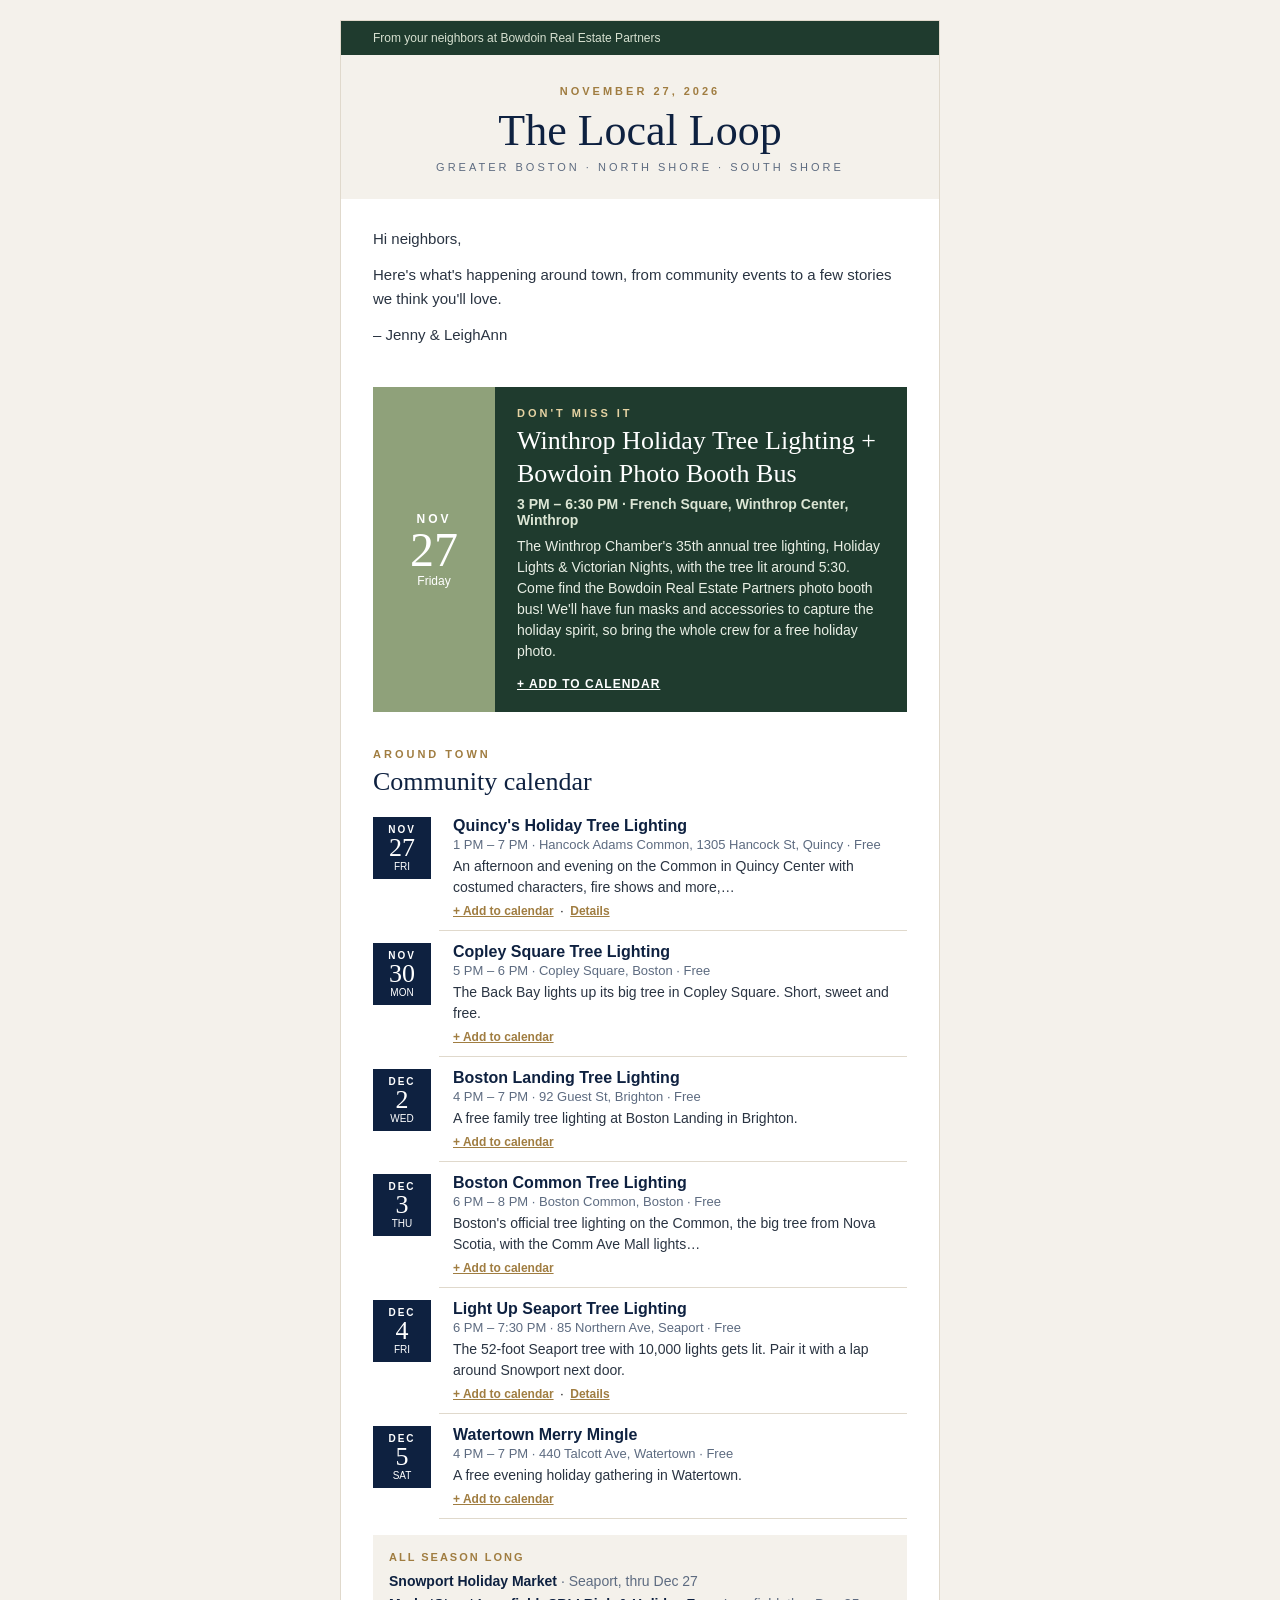
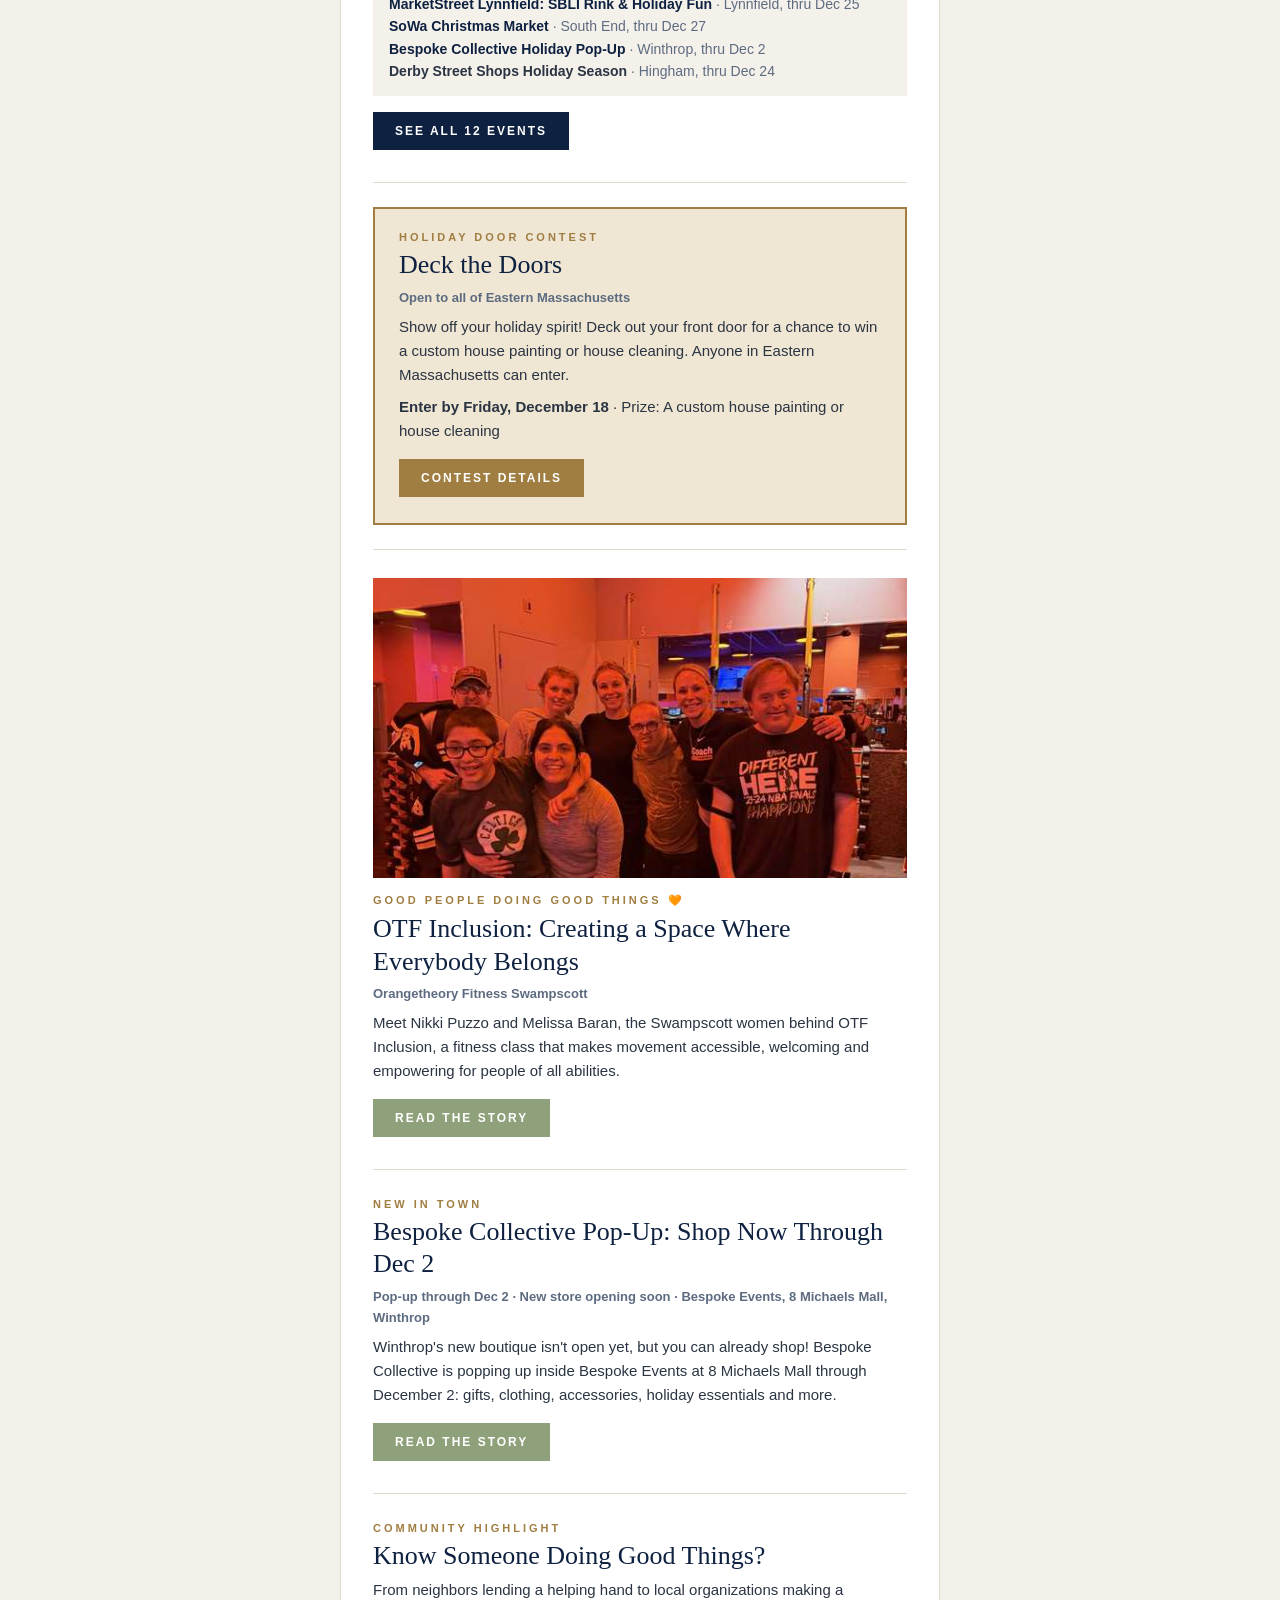
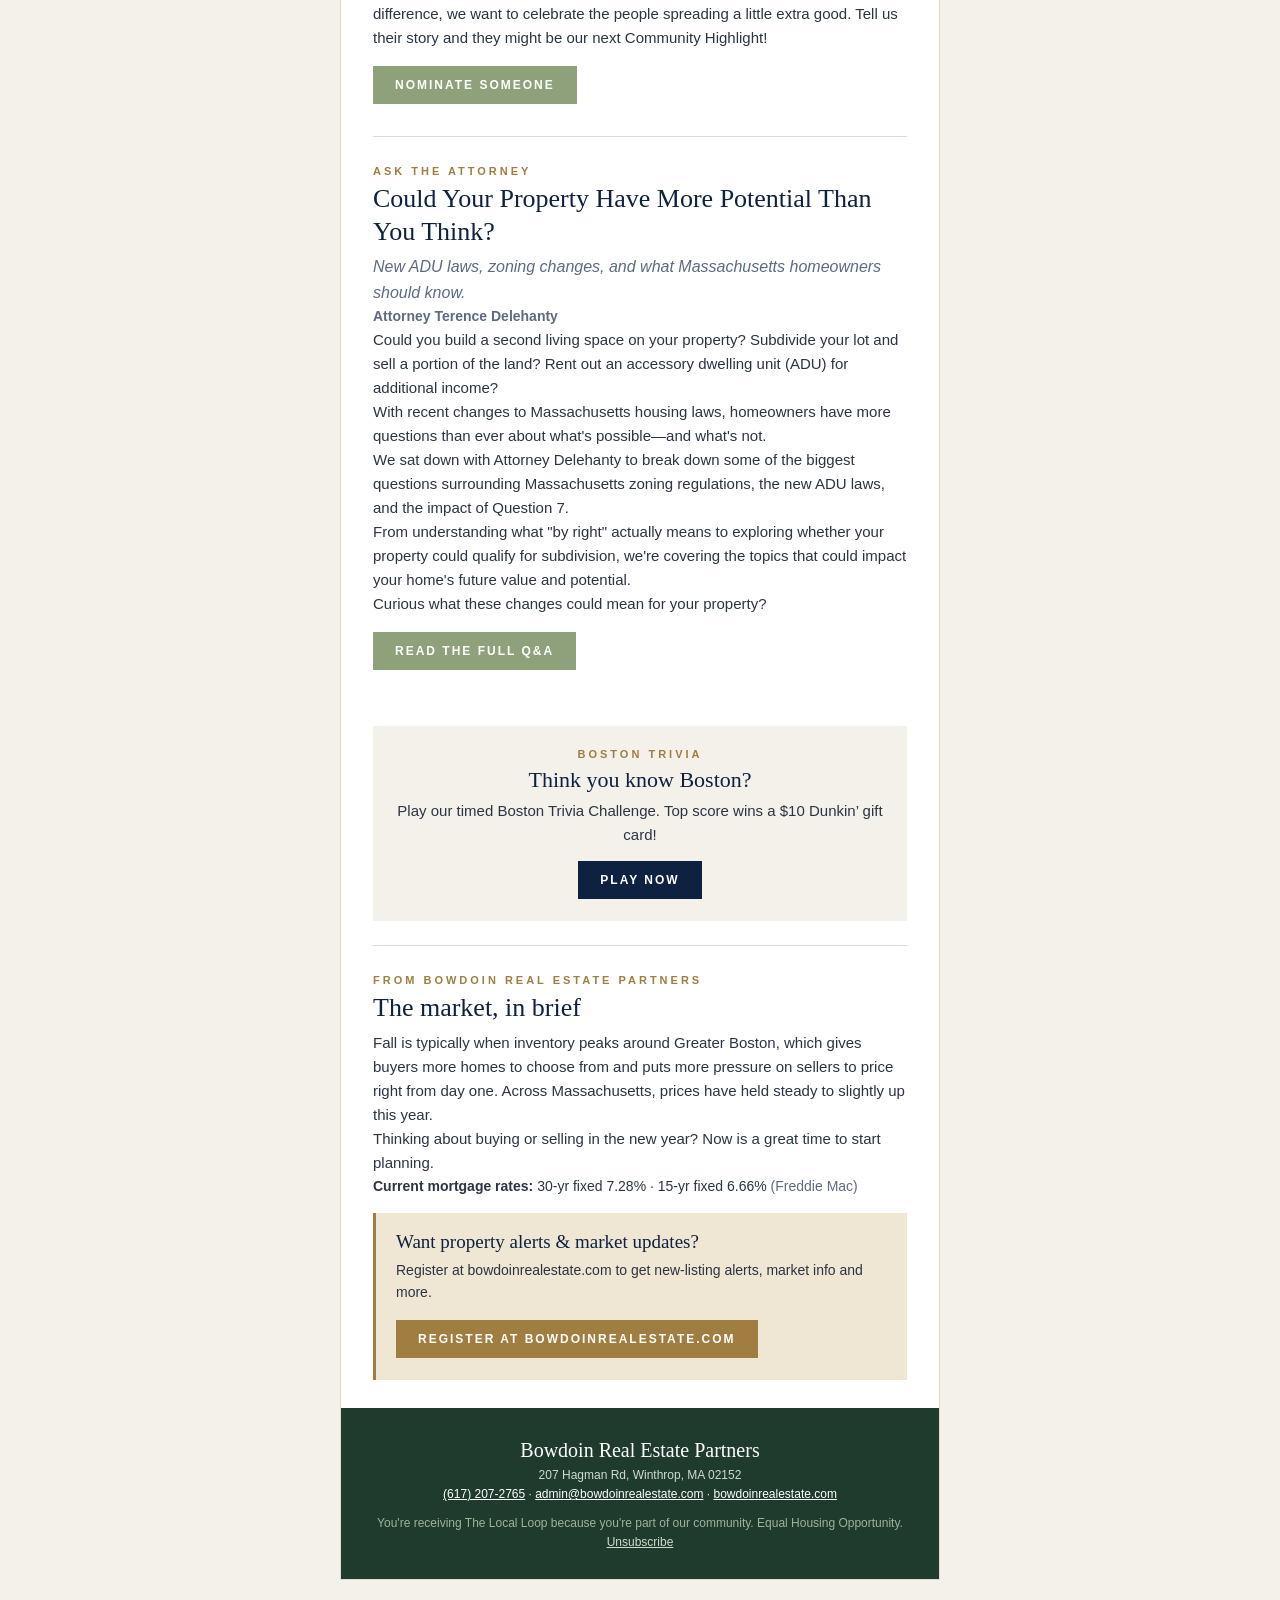
<file: email/current.html>
<!doctype html><html><head><meta charset="utf-8"><meta name="viewport" content="width=device-width,initial-scale=1"><title>🎄 Winthrop Holiday Tree Lighting + Bowdoin Photo Booth Bus + what&#39;s happening around town</title></head>
<body style="margin:0;padding:0;background:#f4f1eb"><table role="presentation" width="100%" cellpadding="0" cellspacing="0" border="0" bgcolor="#f4f1eb" style="background:#f4f1eb"><tr><td align="center" style="padding:20px 10px">
<table role="presentation" width="600" cellpadding="0" cellspacing="0" border="0" style="width:100%;max-width:600px;border:1px solid #e0d9cc"><tr><td bgcolor="#1f3b2e" style="background:#1f3b2e;padding:10px 32px;font-family:Arial,Helvetica,sans-serif;font-size:12px;color:#d6e0d0">From your neighbors at Bowdoin Real Estate Partners</td></tr>
<tr><td bgcolor="#f4f1eb" style="background:#f4f1eb;padding:30px 32px 26px"><div style="text-align:center"><div style="font-family:Arial,Helvetica,sans-serif;font-size:11px;font-weight:bold;letter-spacing:3px;text-transform:uppercase;color:#a07d41">November 27, 2026</div><div style="font-family:Georgia,'Times New Roman',serif;font-size:44px;line-height:1.1;color:#0e2140;margin:10px 0 6px">The Local Loop</div>
      <div style="font-family:Arial,Helvetica,sans-serif;font-size:11px;letter-spacing:3px;text-transform:uppercase;color:#5d6b80">Greater Boston · North Shore · South Shore</div></div></td></tr>
<tr><td bgcolor="#ffffff" style="background:#ffffff;padding:28px 32px"><div style="font-family:Arial,Helvetica,sans-serif;font-size:15px;line-height:1.6;color:#2a3442;"><p style="margin:0 0 12px">Hi neighbors,</p><p style="margin:0 0 12px">Here&#39;s what&#39;s happening around town, from community events to a few stories we think you&#39;ll love.</p><p style="margin:0 0 12px">– Jenny &amp; LeighAnn</p></div></td></tr>
<tr><td style="background:#ffffff;padding:0 32px 8px"><table role="presentation" width="100%" cellpadding="0" cellspacing="0" border="0"><tr>
        <td width="110" valign="middle" bgcolor="#8fa17a" style="background:#8fa17a;text-align:center;padding:18px 6px;color:#ffffff;font-family:Arial,Helvetica,sans-serif"><div style="font-size:12px;font-weight:bold;letter-spacing:3px">NOV</div><div style="font-family:Georgia,'Times New Roman',serif;font-size:48px;line-height:1">27</div><div style="font-size:12px">Friday</div></td>
        <td valign="middle" bgcolor="#1f3b2e" style="background:#1f3b2e;padding:20px 22px"><div style="font-family:Arial,Helvetica,sans-serif;font-size:11px;font-weight:bold;letter-spacing:3px;text-transform:uppercase;color:#e6d3a3">Don&#39;t miss it</div><div style="font-family:Georgia,'Times New Roman',serif;font-size:26px;line-height:1.25;color:#ffffff;margin:6px 0 6px">Winthrop Holiday Tree Lighting + Bowdoin Photo Booth Bus</div>
          <div style="font-family:Arial,Helvetica,sans-serif;font-size:14px;color:#dbe5d4;font-weight:bold">3 PM – 6:30 PM · French Square, Winthrop Center, Winthrop</div>
          <div style="font-family:Arial,Helvetica,sans-serif;font-size:14px;line-height:1.5;color:#e9efe5;margin-top:8px">The Winthrop Chamber&#39;s 35th annual tree lighting, Holiday Lights &amp; Victorian Nights, with the tree lit around 5:30. Come find the Bowdoin Real Estate Partners photo booth bus! We&#39;ll have fun masks and accessories to capture the holiday spirit, so bring the whole crew for a free holiday photo.</div>
          <div style="margin-top:12px"><a href="https://calendar.google.com/calendar/render?action=TEMPLATE&amp;text=Winthrop+Holiday+Tree+Lighting+%2B+Bowdoin+Photo+Booth+Bus&amp;dates=20261127T150000%2F20261127T183000&amp;ctz=America%2FNew_York&amp;details=The+Winthrop+Chamber%27s+35th+annual+tree+lighting%2C+Holiday+Lights+%26+Victorian+Nights%2C+with+the+tree+lit+around+5%3A30.+Come+find+the+Bowdoin+Real+Estate+Partners+photo+booth+bus%21+We%27ll+have+fun+masks+and+accessories+to+capture+the+holiday+spirit%2C+so+bring+the+whole+crew+for+a+free+holiday+photo.&amp;location=French+Square%2C+Winthrop+Center%2C+Winthrop" style="font-family:Arial,Helvetica,sans-serif;font-size:12px;font-weight:bold;letter-spacing:1px;color:#ffffff">+ ADD TO CALENDAR</a></div></td></tr></table></td></tr>
<tr><td bgcolor="#ffffff" style="background:#ffffff;padding:28px 32px"><div style="font-family:Arial,Helvetica,sans-serif;font-size:11px;font-weight:bold;letter-spacing:3px;text-transform:uppercase;color:#a07d41">Around town</div><div style="font-family:Georgia,'Times New Roman',serif;font-size:26px;line-height:1.25;color:#0e2140;margin:6px 0 6px">Community calendar</div><table role="presentation" width="100%" cellpadding="0" cellspacing="0" border="0"><tr><td width="66" valign="top" style="padding:12px 0"><table role="presentation" cellpadding="0" cellspacing="0" border="0"><tr><td width="58" bgcolor="#0e2140" style="background:#0e2140;text-align:center;padding:7px 0;color:#ffffff;font-family:Arial,Helvetica,sans-serif"><div style="font-size:10px;font-weight:bold;letter-spacing:2px">NOV</div><div style="font-family:Georgia,'Times New Roman',serif;font-size:26px;line-height:1">27</div><div style="font-size:10px">FRI</div></td></tr></table></td>
        <td valign="top" style="padding:12px 0 12px 14px;border-bottom:1px solid #e0d9cc"><div style="font-family:Arial,Helvetica,sans-serif;font-size:16px;font-weight:bold;color:#0e2140">Quincy&#39;s Holiday Tree Lighting</div>
        <div style="font-family:Arial,Helvetica,sans-serif;font-size:13px;color:#5d6b80;margin-top:2px">1 PM – 7 PM · Hancock Adams Common, 1305 Hancock St, Quincy · Free</div>
        <div style="font-family:Arial,Helvetica,sans-serif;font-size:14px;line-height:1.5;color:#2a3442;margin-top:4px">An afternoon and evening on the Common in Quincy Center with costumed characters, fire shows and more,…</div>
        <div style="margin-top:6px;font-family:Arial,Helvetica,sans-serif;font-size:12px"><a href="https://calendar.google.com/calendar/render?action=TEMPLATE&amp;text=Quincy%27s+Holiday+Tree+Lighting&amp;dates=20261127T130000%2F20261127T190000&amp;ctz=America%2FNew_York&amp;details=An+afternoon+and+evening+on+the+Common+in+Quincy+Center+with+costumed+characters%2C+fire+shows+and+more%2C+leading+up+to+the+tree+lighting.&amp;location=Hancock+Adams+Common%2C+1305+Hancock+St%2C+Quincy" style="color:#a07d41;font-weight:bold">+ Add to calendar</a> &nbsp;·&nbsp; <a href="https://www.thebostoncalendar.com/events/quincy-s-annual-holiday-tree-lighting" style="color:#a07d41;font-weight:bold">Details</a></div></td></tr><tr><td width="66" valign="top" style="padding:12px 0"><table role="presentation" cellpadding="0" cellspacing="0" border="0"><tr><td width="58" bgcolor="#0e2140" style="background:#0e2140;text-align:center;padding:7px 0;color:#ffffff;font-family:Arial,Helvetica,sans-serif"><div style="font-size:10px;font-weight:bold;letter-spacing:2px">NOV</div><div style="font-family:Georgia,'Times New Roman',serif;font-size:26px;line-height:1">30</div><div style="font-size:10px">MON</div></td></tr></table></td>
        <td valign="top" style="padding:12px 0 12px 14px;border-bottom:1px solid #e0d9cc"><div style="font-family:Arial,Helvetica,sans-serif;font-size:16px;font-weight:bold;color:#0e2140">Copley Square Tree Lighting</div>
        <div style="font-family:Arial,Helvetica,sans-serif;font-size:13px;color:#5d6b80;margin-top:2px">5 PM – 6 PM · Copley Square, Boston · Free</div>
        <div style="font-family:Arial,Helvetica,sans-serif;font-size:14px;line-height:1.5;color:#2a3442;margin-top:4px">The Back Bay lights up its big tree in Copley Square. Short, sweet and free.</div>
        <div style="margin-top:6px;font-family:Arial,Helvetica,sans-serif;font-size:12px"><a href="https://calendar.google.com/calendar/render?action=TEMPLATE&amp;text=Copley+Square+Tree+Lighting&amp;dates=20261130T170000%2F20261130T180000&amp;ctz=America%2FNew_York&amp;details=The+Back+Bay+lights+up+its+big+tree+in+Copley+Square.+Short%2C+sweet+and+free.&amp;location=Copley+Square%2C+Boston" style="color:#a07d41;font-weight:bold">+ Add to calendar</a></div></td></tr><tr><td width="66" valign="top" style="padding:12px 0"><table role="presentation" cellpadding="0" cellspacing="0" border="0"><tr><td width="58" bgcolor="#0e2140" style="background:#0e2140;text-align:center;padding:7px 0;color:#ffffff;font-family:Arial,Helvetica,sans-serif"><div style="font-size:10px;font-weight:bold;letter-spacing:2px">DEC</div><div style="font-family:Georgia,'Times New Roman',serif;font-size:26px;line-height:1">2</div><div style="font-size:10px">WED</div></td></tr></table></td>
        <td valign="top" style="padding:12px 0 12px 14px;border-bottom:1px solid #e0d9cc"><div style="font-family:Arial,Helvetica,sans-serif;font-size:16px;font-weight:bold;color:#0e2140">Boston Landing Tree Lighting</div>
        <div style="font-family:Arial,Helvetica,sans-serif;font-size:13px;color:#5d6b80;margin-top:2px">4 PM – 7 PM · 92 Guest St, Brighton · Free</div>
        <div style="font-family:Arial,Helvetica,sans-serif;font-size:14px;line-height:1.5;color:#2a3442;margin-top:4px">A free family tree lighting at Boston Landing in Brighton.</div>
        <div style="margin-top:6px;font-family:Arial,Helvetica,sans-serif;font-size:12px"><a href="https://calendar.google.com/calendar/render?action=TEMPLATE&amp;text=Boston+Landing+Tree+Lighting&amp;dates=20261202T160000%2F20261202T190000&amp;ctz=America%2FNew_York&amp;details=A+free+family+tree+lighting+at+Boston+Landing+in+Brighton.&amp;location=92+Guest+St%2C+Brighton" style="color:#a07d41;font-weight:bold">+ Add to calendar</a></div></td></tr><tr><td width="66" valign="top" style="padding:12px 0"><table role="presentation" cellpadding="0" cellspacing="0" border="0"><tr><td width="58" bgcolor="#0e2140" style="background:#0e2140;text-align:center;padding:7px 0;color:#ffffff;font-family:Arial,Helvetica,sans-serif"><div style="font-size:10px;font-weight:bold;letter-spacing:2px">DEC</div><div style="font-family:Georgia,'Times New Roman',serif;font-size:26px;line-height:1">3</div><div style="font-size:10px">THU</div></td></tr></table></td>
        <td valign="top" style="padding:12px 0 12px 14px;border-bottom:1px solid #e0d9cc"><div style="font-family:Arial,Helvetica,sans-serif;font-size:16px;font-weight:bold;color:#0e2140">Boston Common Tree Lighting</div>
        <div style="font-family:Arial,Helvetica,sans-serif;font-size:13px;color:#5d6b80;margin-top:2px">6 PM – 8 PM · Boston Common, Boston · Free</div>
        <div style="font-family:Arial,Helvetica,sans-serif;font-size:14px;line-height:1.5;color:#2a3442;margin-top:4px">Boston&#39;s official tree lighting on the Common, the big tree from Nova Scotia, with the Comm Ave Mall lights…</div>
        <div style="margin-top:6px;font-family:Arial,Helvetica,sans-serif;font-size:12px"><a href="https://calendar.google.com/calendar/render?action=TEMPLATE&amp;text=Boston+Common+Tree+Lighting&amp;dates=20261203T180000%2F20261203T200000&amp;ctz=America%2FNew_York&amp;details=Boston%27s+official+tree+lighting+on+the+Common%2C+the+big+tree+from+Nova+Scotia%2C+with+the+Comm+Ave+Mall+lights+following.&amp;location=Boston+Common%2C+Boston" style="color:#a07d41;font-weight:bold">+ Add to calendar</a></div></td></tr><tr><td width="66" valign="top" style="padding:12px 0"><table role="presentation" cellpadding="0" cellspacing="0" border="0"><tr><td width="58" bgcolor="#0e2140" style="background:#0e2140;text-align:center;padding:7px 0;color:#ffffff;font-family:Arial,Helvetica,sans-serif"><div style="font-size:10px;font-weight:bold;letter-spacing:2px">DEC</div><div style="font-family:Georgia,'Times New Roman',serif;font-size:26px;line-height:1">4</div><div style="font-size:10px">FRI</div></td></tr></table></td>
        <td valign="top" style="padding:12px 0 12px 14px;border-bottom:1px solid #e0d9cc"><div style="font-family:Arial,Helvetica,sans-serif;font-size:16px;font-weight:bold;color:#0e2140">Light Up Seaport Tree Lighting</div>
        <div style="font-family:Arial,Helvetica,sans-serif;font-size:13px;color:#5d6b80;margin-top:2px">6 PM – 7:30 PM · 85 Northern Ave, Seaport · Free</div>
        <div style="font-family:Arial,Helvetica,sans-serif;font-size:14px;line-height:1.5;color:#2a3442;margin-top:4px">The 52-foot Seaport tree with 10,000 lights gets lit. Pair it with a lap around Snowport next door.</div>
        <div style="margin-top:6px;font-family:Arial,Helvetica,sans-serif;font-size:12px"><a href="https://calendar.google.com/calendar/render?action=TEMPLATE&amp;text=Light+Up+Seaport+Tree+Lighting&amp;dates=20261204T180000%2F20261204T193000&amp;ctz=America%2FNew_York&amp;details=The+52-foot+Seaport+tree+with+10%2C000+lights+gets+lit.+Pair+it+with+a+lap+around+Snowport+next+door.&amp;location=85+Northern+Ave%2C+Seaport" style="color:#a07d41;font-weight:bold">+ Add to calendar</a> &nbsp;·&nbsp; <a href="https://www.boston.com/things-to-do/events/snowport-2026-seaport-boston/" style="color:#a07d41;font-weight:bold">Details</a></div></td></tr><tr><td width="66" valign="top" style="padding:12px 0"><table role="presentation" cellpadding="0" cellspacing="0" border="0"><tr><td width="58" bgcolor="#0e2140" style="background:#0e2140;text-align:center;padding:7px 0;color:#ffffff;font-family:Arial,Helvetica,sans-serif"><div style="font-size:10px;font-weight:bold;letter-spacing:2px">DEC</div><div style="font-family:Georgia,'Times New Roman',serif;font-size:26px;line-height:1">5</div><div style="font-size:10px">SAT</div></td></tr></table></td>
        <td valign="top" style="padding:12px 0 12px 14px;border-bottom:1px solid #e0d9cc"><div style="font-family:Arial,Helvetica,sans-serif;font-size:16px;font-weight:bold;color:#0e2140">Watertown Merry Mingle</div>
        <div style="font-family:Arial,Helvetica,sans-serif;font-size:13px;color:#5d6b80;margin-top:2px">4 PM – 7 PM · 440 Talcott Ave, Watertown · Free</div>
        <div style="font-family:Arial,Helvetica,sans-serif;font-size:14px;line-height:1.5;color:#2a3442;margin-top:4px">A free evening holiday gathering in Watertown.</div>
        <div style="margin-top:6px;font-family:Arial,Helvetica,sans-serif;font-size:12px"><a href="https://calendar.google.com/calendar/render?action=TEMPLATE&amp;text=Watertown+Merry+Mingle&amp;dates=20261205T160000%2F20261205T190000&amp;ctz=America%2FNew_York&amp;details=A+free+evening+holiday+gathering+in+Watertown.&amp;location=440+Talcott+Ave%2C+Watertown" style="color:#a07d41;font-weight:bold">+ Add to calendar</a></div></td></tr></table><div style="margin-top:16px;padding:14px 16px;background:#f4f1eb;font-family:Arial,Helvetica,sans-serif;font-size:14px;line-height:1.6;color:#2a3442"><div style="font-size:11px;font-weight:bold;letter-spacing:2px;text-transform:uppercase;color:#a07d41;margin-bottom:4px">All season long</div><div><a href="https://www.boston.com/things-to-do/events/snowport-2026-seaport-boston/" style="color:#0e2140;font-weight:bold;text-decoration:none">Snowport Holiday Market</a><span style="color:#5d6b80"> · Seaport, thru Dec 27</span></div><div><a href="https://marketstreetlynnfield.com/about/sbli-rink-marketstreet/" style="color:#0e2140;font-weight:bold;text-decoration:none">MarketStreet Lynnfield: SBLI Rink &amp; Holiday Fun</a><span style="color:#5d6b80"> · Lynnfield, thru Dec 25</span></div><div><a href="https://sowaboston.com/" style="color:#0e2140;font-weight:bold;text-decoration:none">SoWa Christmas Market</a><span style="color:#5d6b80"> · South End, thru Dec 27</span></div><div><a href="https://bespokecollectivema.com" style="color:#0e2140;font-weight:bold;text-decoration:none">Bespoke Collective Holiday Pop-Up</a><span style="color:#5d6b80"> · Winthrop, thru Dec 2</span></div><div><b>Derby Street Shops Holiday Season</b><span style="color:#5d6b80"> · Hingham, thru Dec 24</span></div></div><table role="presentation" cellpadding="0" cellspacing="0" border="0" style="margin:16px 0 4px"><tr><td bgcolor="#0e2140" style="background:#0e2140"><a href="https://bowdoin-real-estate.github.io/bowdoin-bulletin/events.html" target="_blank" style="display:inline-block;padding:12px 22px;font-family:Arial,Helvetica,sans-serif;font-size:12px;font-weight:bold;letter-spacing:2px;text-transform:uppercase;color:#ffffff;text-decoration:none">See all 12 events</a></td></tr></table></td></tr>
<tr><td style="background:#ffffff;padding:0 32px"><div style="border-top:1px solid #e0d9cc;font-size:0;line-height:0">&nbsp;</div></td></tr>
<tr><td style="background:#ffffff;padding:24px 32px"><table role="presentation" width="100%" cellpadding="0" cellspacing="0" border="0"><tr><td bgcolor="#efe6d4" style="background:#efe6d4;border:2px solid #a07d41;padding:22px 24px"><div style="font-family:Arial,Helvetica,sans-serif;font-size:11px;font-weight:bold;letter-spacing:3px;text-transform:uppercase;color:#a07d41">Holiday Door Contest</div><div style="font-family:Georgia,'Times New Roman',serif;font-size:26px;line-height:1.25;color:#0e2140;margin:6px 0 6px">Deck the Doors</div>
        <div style="font-family:Arial,Helvetica,sans-serif;font-size:15px;line-height:1.6;color:#2a3442;font-size:13px;color:#5d6b80;font-weight:bold">Open to all of Eastern Massachusetts</div><div style="font-family:Arial,Helvetica,sans-serif;font-size:15px;line-height:1.6;color:#2a3442;margin-top:6px">Show off your holiday spirit! Deck out your front door for a chance to win a custom house painting or house cleaning. Anyone in Eastern Massachusetts can enter.</div>
        <div style="font-family:Arial,Helvetica,sans-serif;font-size:15px;line-height:1.6;color:#2a3442;margin-top:8px"><b>Enter by Friday, December 18</b> · Prize: A custom house painting or house cleaning</div>
        <table role="presentation" cellpadding="0" cellspacing="0" border="0" style="margin:16px 0 4px"><tr><td bgcolor="#a07d41" style="background:#a07d41"><a href="https://bowdoin-real-estate.github.io/bowdoin-bulletin/spotlight.html?id=holiday-door-contest-2026" target="_blank" style="display:inline-block;padding:12px 22px;font-family:Arial,Helvetica,sans-serif;font-size:12px;font-weight:bold;letter-spacing:2px;text-transform:uppercase;color:#ffffff;text-decoration:none">Contest details</a></td></tr></table></td></tr></table></td></tr>
<tr><td style="background:#ffffff;padding:0 32px"><div style="border-top:1px solid #e0d9cc;font-size:0;line-height:0">&nbsp;</div></td></tr>
<tr><td bgcolor="#ffffff" style="background:#ffffff;padding:28px 32px"><img src="https://bowdoin-real-estate.github.io/bowdoin-bulletin/assets/otf-inclusion-card.jpg" width="536" alt="" style="display:block;width:100%;max-width:536px;height:auto;margin:0 0 16px;border:0"><div style="font-family:Arial,Helvetica,sans-serif;font-size:11px;font-weight:bold;letter-spacing:3px;text-transform:uppercase;color:#a07d41">Good People Doing Good Things 🧡</div><div style="font-family:Georgia,'Times New Roman',serif;font-size:26px;line-height:1.25;color:#0e2140;margin:6px 0 6px">OTF Inclusion: Creating a Space Where Everybody Belongs</div>
        <div style="font-family:Arial,Helvetica,sans-serif;font-size:15px;line-height:1.6;color:#2a3442;font-size:13px;color:#5d6b80;font-weight:bold">Orangetheory Fitness Swampscott</div><div style="font-family:Arial,Helvetica,sans-serif;font-size:15px;line-height:1.6;color:#2a3442;margin-top:6px">Meet Nikki Puzzo and Melissa Baran, the Swampscott women behind OTF Inclusion, a fitness class that makes movement accessible, welcoming and empowering for people of all abilities.</div>
        
        <table role="presentation" cellpadding="0" cellspacing="0" border="0" style="margin:16px 0 4px"><tr><td bgcolor="#8fa17a" style="background:#8fa17a"><a href="https://bowdoin-real-estate.github.io/bowdoin-bulletin/spotlight.html?id=all-inclusive-class" target="_blank" style="display:inline-block;padding:12px 22px;font-family:Arial,Helvetica,sans-serif;font-size:12px;font-weight:bold;letter-spacing:2px;text-transform:uppercase;color:#ffffff;text-decoration:none">Read the story</a></td></tr></table></td></tr>
<tr><td style="background:#ffffff;padding:0 32px"><div style="border-top:1px solid #e0d9cc;font-size:0;line-height:0">&nbsp;</div></td></tr>
<tr><td bgcolor="#ffffff" style="background:#ffffff;padding:28px 32px"><div style="font-family:Arial,Helvetica,sans-serif;font-size:11px;font-weight:bold;letter-spacing:3px;text-transform:uppercase;color:#a07d41">New in Town</div><div style="font-family:Georgia,'Times New Roman',serif;font-size:26px;line-height:1.25;color:#0e2140;margin:6px 0 6px">Bespoke Collective Pop-Up: Shop Now Through Dec 2</div>
        <div style="font-family:Arial,Helvetica,sans-serif;font-size:15px;line-height:1.6;color:#2a3442;font-size:13px;color:#5d6b80;font-weight:bold">Pop-up through Dec 2 · New store opening soon · Bespoke Events, 8 Michaels Mall, Winthrop</div><div style="font-family:Arial,Helvetica,sans-serif;font-size:15px;line-height:1.6;color:#2a3442;margin-top:6px">Winthrop&#39;s new boutique isn&#39;t open yet, but you can already shop! Bespoke Collective is popping up inside Bespoke Events at 8 Michaels Mall through December 2: gifts, clothing, accessories, holiday essentials and more.</div>
        
        <table role="presentation" cellpadding="0" cellspacing="0" border="0" style="margin:16px 0 4px"><tr><td bgcolor="#8fa17a" style="background:#8fa17a"><a href="https://bowdoin-real-estate.github.io/bowdoin-bulletin/spotlight.html?id=bespoke-collective" target="_blank" style="display:inline-block;padding:12px 22px;font-family:Arial,Helvetica,sans-serif;font-size:12px;font-weight:bold;letter-spacing:2px;text-transform:uppercase;color:#ffffff;text-decoration:none">Read the story</a></td></tr></table></td></tr>
<tr><td style="background:#ffffff;padding:0 32px"><div style="border-top:1px solid #e0d9cc;font-size:0;line-height:0">&nbsp;</div></td></tr>
<tr><td bgcolor="#ffffff" style="background:#ffffff;padding:28px 32px"><div style="font-family:Arial,Helvetica,sans-serif;font-size:11px;font-weight:bold;letter-spacing:3px;text-transform:uppercase;color:#a07d41">Community Highlight</div><div style="font-family:Georgia,'Times New Roman',serif;font-size:26px;line-height:1.25;color:#0e2140;margin:6px 0 6px">Know Someone Doing Good Things?</div>
        <div style="font-family:Arial,Helvetica,sans-serif;font-size:15px;line-height:1.6;color:#2a3442;margin-top:6px">From neighbors lending a helping hand to local organizations making a difference, we want to celebrate the people spreading a little extra good. Tell us their story and they might be our next Community Highlight!</div>
        
        <table role="presentation" cellpadding="0" cellspacing="0" border="0" style="margin:16px 0 4px"><tr><td bgcolor="#8fa17a" style="background:#8fa17a"><a href="https://bowdoin-real-estate.github.io/bowdoin-bulletin/mailto:admin@bowdoinrealestate.com?subject=Community%20Highlight%20nomination" target="_blank" style="display:inline-block;padding:12px 22px;font-family:Arial,Helvetica,sans-serif;font-size:12px;font-weight:bold;letter-spacing:2px;text-transform:uppercase;color:#ffffff;text-decoration:none">Nominate someone</a></td></tr></table></td></tr>
<tr><td style="background:#ffffff;padding:0 32px"><div style="border-top:1px solid #e0d9cc;font-size:0;line-height:0">&nbsp;</div></td></tr>
<tr><td bgcolor="#ffffff" style="background:#ffffff;padding:28px 32px"><div style="font-family:Arial,Helvetica,sans-serif;font-size:11px;font-weight:bold;letter-spacing:3px;text-transform:uppercase;color:#a07d41">Ask the Attorney</div><div style="font-family:Georgia,'Times New Roman',serif;font-size:26px;line-height:1.25;color:#0e2140;margin:6px 0 6px">Could Your Property Have More Potential Than You Think?</div><div style="font-family:Arial,Helvetica,sans-serif;font-size:15px;line-height:1.6;color:#2a3442;font-size:16px;color:#5d6b80"><i>New ADU laws, zoning changes, and what Massachusetts homeowners should know.</i></div><div style="font-family:Arial,Helvetica,sans-serif;font-size:15px;line-height:1.6;color:#2a3442;font-size:14px;color:#5d6b80"><b>Attorney Terence Delehanty</b></div>
        <div style="font-family:Arial,Helvetica,sans-serif;font-size:15px;line-height:1.6;color:#2a3442;">Could you build a second living space on your property? Subdivide your lot and sell a portion of the land? Rent out an accessory dwelling unit (ADU) for additional income?</div><div style="font-family:Arial,Helvetica,sans-serif;font-size:15px;line-height:1.6;color:#2a3442;">With recent changes to Massachusetts housing laws, homeowners have more questions than ever about what&#39;s possible—and what&#39;s not.</div><div style="font-family:Arial,Helvetica,sans-serif;font-size:15px;line-height:1.6;color:#2a3442;">We sat down with Attorney Delehanty to break down some of the biggest questions surrounding Massachusetts zoning regulations, the new ADU laws, and the impact of Question 7.</div><div style="font-family:Arial,Helvetica,sans-serif;font-size:15px;line-height:1.6;color:#2a3442;">From understanding what &quot;by right&quot; actually means to exploring whether your property could qualify for subdivision, we&#39;re covering the topics that could impact your home&#39;s future value and potential.</div><div style="font-family:Arial,Helvetica,sans-serif;font-size:15px;line-height:1.6;color:#2a3442;">Curious what these changes could mean for your property?</div>
        
        <table role="presentation" cellpadding="0" cellspacing="0" border="0" style="margin:16px 0 4px"><tr><td bgcolor="#8fa17a" style="background:#8fa17a"><a href="https://www.bowdoinrealestate.com/insights/question-7-failed-greater-boston-adus-still-stand" target="_blank" style="display:inline-block;padding:12px 22px;font-family:Arial,Helvetica,sans-serif;font-size:12px;font-weight:bold;letter-spacing:2px;text-transform:uppercase;color:#ffffff;text-decoration:none">Read the full Q&amp;A</a></td></tr></table></td></tr>
<tr><td style="background:#ffffff;padding:24px 32px"><table role="presentation" width="100%" cellpadding="0" cellspacing="0" border="0"><tr><td bgcolor="#f4f1eb" style="background:#f4f1eb;padding:22px 24px;text-align:center"><div style="font-family:Arial,Helvetica,sans-serif;font-size:11px;font-weight:bold;letter-spacing:3px;text-transform:uppercase;color:#a07d41">Boston trivia</div><div style="font-family:Georgia,'Times New Roman',serif;font-size:22px;line-height:1.25;color:#0e2140;margin:6px 0 6px">Think you know Boston?</div><div style="font-family:Arial,Helvetica,sans-serif;font-size:15px;line-height:1.6;color:#2a3442;text-align:center">Play our timed Boston Trivia Challenge. Top score wins a $10 Dunkin’ gift card!</div><div style="text-align:center"><table role="presentation" align="center" cellpadding="0" cellspacing="0" border="0" style="margin:14px auto 0"><tr><td bgcolor="#0e2140" style="background:#0e2140"><a href="https://bowdoin-real-estate.github.io/bowdoin-bulletin/trivia.html" style="display:inline-block;padding:12px 22px;font-family:Arial,Helvetica,sans-serif;font-size:12px;font-weight:bold;letter-spacing:2px;text-transform:uppercase;color:#ffffff;text-decoration:none">Play now</a></td></tr></table></div></td></tr></table></td></tr>
<tr><td style="background:#ffffff;padding:0 32px"><div style="border-top:1px solid #e0d9cc;font-size:0;line-height:0">&nbsp;</div></td></tr>
<tr><td bgcolor="#ffffff" style="background:#ffffff;padding:28px 32px"><div style="font-family:Arial,Helvetica,sans-serif;font-size:11px;font-weight:bold;letter-spacing:3px;text-transform:uppercase;color:#a07d41">From Bowdoin Real Estate Partners</div><div style="font-family:Georgia,'Times New Roman',serif;font-size:26px;line-height:1.25;color:#0e2140;margin:6px 0 6px">The market, in brief</div><div style="font-family:Arial,Helvetica,sans-serif;font-size:15px;line-height:1.6;color:#2a3442;">Fall is typically when inventory peaks around Greater Boston, which gives buyers more homes to choose from and puts more pressure on sellers to price right from day one. Across Massachusetts, prices have held steady to slightly up this year.</div><div style="font-family:Arial,Helvetica,sans-serif;font-size:15px;line-height:1.6;color:#2a3442;">Thinking about buying or selling in the new year? Now is a great time to start planning.</div><div style="font-family:Arial,Helvetica,sans-serif;font-size:15px;line-height:1.6;color:#2a3442;font-size:14px"><b>Current mortgage rates:</b> 30-yr fixed 7.28% · 15-yr fixed 6.66% <span style="color:#5d6b80">(Freddie Mac)</span></div>
        <table role="presentation" width="100%" cellpadding="0" cellspacing="0" border="0" style="margin-top:16px"><tr><td bgcolor="#efe6d4" style="background:#efe6d4;border-left:3px solid #a07d41;padding:18px 20px">
        <div style="font-family:Georgia,'Times New Roman',serif;font-size:19px;color:#0e2140">Want property alerts &amp; market updates?</div>
        <div style="font-family:Arial,Helvetica,sans-serif;font-size:15px;line-height:1.6;color:#2a3442;font-size:14px;margin:6px 0 0">Register at bowdoinrealestate.com to get new-listing alerts, market info and more.</div>
        <table role="presentation" cellpadding="0" cellspacing="0" border="0" style="margin:16px 0 4px"><tr><td bgcolor="#a07d41" style="background:#a07d41"><a href="https://www.bowdoinrealestate.com" target="_blank" style="display:inline-block;padding:12px 22px;font-family:Arial,Helvetica,sans-serif;font-size:12px;font-weight:bold;letter-spacing:2px;text-transform:uppercase;color:#ffffff;text-decoration:none">Register at bowdoinrealestate.com</a></td></tr></table></td></tr></table></td></tr>
<tr><td bgcolor="#1f3b2e" style="background:#1f3b2e;padding:26px 32px;font-family:Arial,Helvetica,sans-serif;font-size:12px;line-height:1.6;color:#cfdccb;text-align:center">
      <div style="font-family:Georgia,'Times New Roman',serif;font-size:20px;color:#ffffff">Bowdoin Real Estate Partners</div>207 Hagman Rd, Winthrop, MA 02152<br><a href="tel:6172072765" style="color:#ffffff">(617) 207-2765</a> · <a href="mailto:admin@bowdoinrealestate.com" style="color:#ffffff">admin@bowdoinrealestate.com</a> · <a href="https://www.bowdoinrealestate.com" style="color:#ffffff">bowdoinrealestate.com</a>
      <div style="margin-top:10px;color:#9fb39a">You're receiving The Local Loop because you're part of our community. Equal Housing Opportunity.<br><a href="mailto:admin@bowdoinrealestate.com?subject=Unsubscribe%20from%20The%20Local%20Loop" style="color:#cfdccb">Unsubscribe</a></div></td></tr></table></td></tr></table></body></html>
</file>
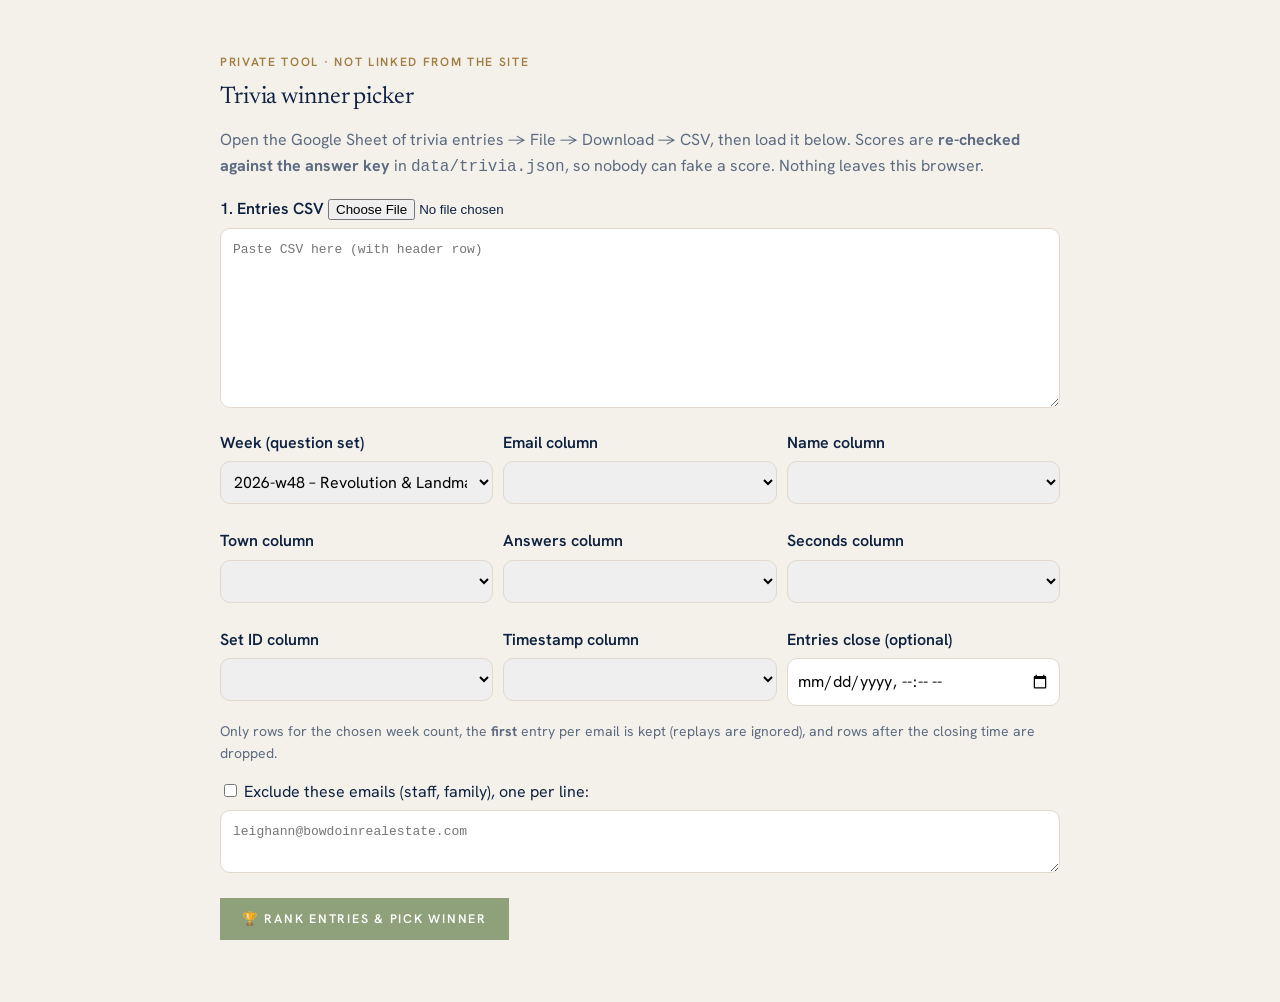
<file: tools/draw.html>
<!doctype html>
<html lang="en">
<head>
<meta charset="utf-8"><meta name="viewport" content="width=device-width,initial-scale=1">
<meta name="robots" content="noindex,nofollow">
<title>Trivia winner picker</title>
<link rel="stylesheet" href="../assets/style.css">
<style>textarea{width:100%;min-height:180px;font:13px/1.4 ui-monospace,monospace;padding:12px;border-radius:10px;border:1px solid var(--line)}
label{display:block;font-weight:600;margin:14px 0 6px} select,input[type=datetime-local]{padding:9px;border-radius:10px;border:1px solid var(--line);font:inherit;width:100%}
table{width:100%;border-collapse:collapse;font-size:.9rem;margin-top:12px} td,th{padding:7px 8px;border-bottom:1px solid var(--line);text-align:left}
.winner{font:600 2.2rem var(--serif);margin:8px 0}</style>
</head>
<body>
<main><section class="block"><div class="wrap" style="max-width:880px">
  <span class="eyebrow">Private tool · not linked from the site</span>
  <h1 style="margin-top:10px">Trivia winner picker</h1>
  <p class="muted">Open the Google Sheet of trivia entries → File → Download → CSV, then load it below. Scores are <b>re-checked against the answer key</b> in <code>data/trivia.json</code>, so nobody can fake a score. Nothing leaves this browser.</p>

  <label>1. Entries CSV <input type="file" id="file" accept=".csv,text/csv" style="font-weight:400;width:auto"></label>
  <textarea id="csv" placeholder="Paste CSV here (with header row)"></textarea>

  <div class="grid g3" style="gap:10px">
    <div><label>Week (question set)</label><select id="set"></select></div>
    <div><label>Email column</label><select id="emailCol"></select></div>
    <div><label>Name column</label><select id="nameCol"></select></div>
    <div><label>Town column</label><select id="townCol"></select></div>
    <div><label>Answers column</label><select id="ansCol"></select></div>
    <div><label>Seconds column</label><select id="secCol"></select></div>
    <div><label>Set ID column</label><select id="setCol"></select></div>
    <div><label>Timestamp column</label><select id="tsCol"></select></div>
    <div><label>Entries close (optional)</label><input type="datetime-local" id="to"></div>
  </div>
  <p class="small muted">Only rows for the chosen week count, the <b>first</b> entry per email is kept (replays are ignored), and rows after the closing time are dropped.</p>
  <label style="font-weight:400"><input type="checkbox" id="exclude"> Exclude these emails (staff, family), one per line:</label>
  <textarea id="excl" style="min-height:60px" placeholder="leighann@bowdoinrealestate.com"></textarea>

  <p style="margin-top:18px"><button class="btn brass" id="go">🏆 Rank entries &amp; pick winner</button></p>
  <div id="out"></div>
</div></section></main>
<script>
const $ = (s) => document.querySelector(s);
let trivia = { sets: [] }, rows = [];
fetch('../data/trivia.json?v=' + Date.now()).then((r) => r.json()).then((t) => { trivia = t;
  $('#set').innerHTML = t.sets.slice().reverse().map((s) => `<option value="${s.id}">${s.id} – ${s.title}</option>`).join(''); });
function parseCSV(text) {
  const out = []; let row = [], f = '', q = false;
  for (let i = 0; i < text.length; i++) { const c = text[i];
    if (q) { if (c === '"') { if (text[i + 1] === '"') { f += '"'; i++; } else q = false; } else f += c; }
    else if (c === '"') q = true; else if (c === ',') { row.push(f); f = ''; }
    else if (c === '\n' || c === '\r') { if (c === '\r' && text[i + 1] === '\n') i++; row.push(f); out.push(row); row = []; f = ''; }
    else f += c; }
  if (f || row.length) { row.push(f); out.push(row); }
  return out.filter((r) => r.some((x) => x.trim()));
}
function refresh() {
  rows = parseCSV($('#csv').value.trim()); if (!rows.length) return;
  const head = rows[0];
  const opts = (re) => '<option value="-1">—</option>' + head.map((h, i) => `<option value="${i}" ${re.test(h) ? 'selected' : ''}>${h}</option>`).join('');
  $('#emailCol').innerHTML = opts(/e-?mail/i); $('#nameCol').innerHTML = opts(/^name|full name/i); $('#townCol').innerHTML = opts(/town|city/i);
  $('#ansCol').innerHTML = opts(/answer/i); $('#secCol').innerHTML = opts(/sec|time taken|seconds/i); $('#setCol').innerHTML = opts(/set|week/i); $('#tsCol').innerHTML = opts(/timestamp/i);
}
$('#csv').addEventListener('input', refresh);
$('#file').addEventListener('change', async (e) => { $('#csv').value = await e.target.files[0].text(); refresh(); });
function rand(n) { const a = new Uint32Array(1); const lim = Math.floor(0xffffffff / n) * n; do crypto.getRandomValues(a); while (a[0] >= lim); return a[0] % n; }
$('#go').addEventListener('click', () => {
  if (rows.length < 2) return alert('Load the entries CSV first.');
  const c = (id) => +$('#' + id).value;
  const [ei, ni, wi, ai, si, sid, ti] = ['emailCol', 'nameCol', 'townCol', 'ansCol', 'secCol', 'setCol', 'tsCol'].map(c);
  if (ei < 0 || ai < 0 || si < 0) return alert('Pick the email, answers and seconds columns.');
  const set = trivia.sets.find((s) => s.id === $('#set').value); if (!set) return alert('Pick a week.');
  const to = $('#to').value ? new Date($('#to').value) : null;
  const excl = new Set($('#exclude').checked ? $('#excl').value.toLowerCase().split(/\s+/).filter(Boolean) : []);
  const seen = new Set(), pool = []; let skipped = 0;
  rows.slice(1).forEach((r) => {
    const em = (r[ei] || '').trim().toLowerCase();
    if (!em.includes('@') || excl.has(em)) { skipped++; return; }
    if (sid >= 0 && r[sid] && r[sid].trim() !== set.id) { skipped++; return; }
    if (to && ti >= 0) { const d = new Date(r[ti]); if (!isNaN(d) && d > to) { skipped++; return; } }
    if (seen.has(em)) { skipped++; return; } seen.add(em);
    const ans = (r[ai] || '').split(',').map((x) => parseInt(x, 10));
    const score = set.questions.reduce((s, q, k) => s + (ans[k] === q.answer ? 1 : 0), 0);
    pool.push({ email: em, name: ni >= 0 ? r[ni] : '', town: wi >= 0 ? r[wi] : '', score, secs: parseFloat(r[si]) || 9999 });
  });
  if (!pool.length) return $('#out').innerHTML = '<div class="notice">No eligible entries for that week.</div>';
  pool.sort((a, b) => b.score - a.score || a.secs - b.secs);
  const top = pool.filter((p) => p.score === pool[0].score && p.secs === pool[0].secs);
  const w = top.length > 1 ? top[rand(top.length)] : top[0];
  const stamp = new Date().toLocaleString(), n = set.questions.length;
  const short = (w.name.split(' ')[0] || '') + (w.name.split(' ')[1] ? ' ' + w.name.split(' ')[1][0] + '.' : '');
  $('#out').innerHTML = `<div class="give" style="margin-top:10px"><span class="eyebrow">Winner · ${set.title}</span><div class="winner">🏆 ${w.name || w.email}</div>
    <div>${w.email}${w.town ? ' · ' + w.town : ''} · <b>${w.score}/${n}</b> in ${w.secs}s</div>
    ${top.length > 1 ? `<p class="small">Exact tie between ${top.length} players: winner chosen at random.</p>` : ''}
    <p class="small muted">${pool.length} eligible players · ${skipped} rows skipped · ${stamp}</p>
    <p class="small">Add to <code>data/config.json → giveaway.past_winners</code>:<br><code>{ "date": "${new Date().toISOString().slice(0, 10)}", "name": "${short}", "town": "${w.town}", "score": "${w.score}/${n} in ${Math.round(w.secs)}s" }</code></p>
    <button class="btn sm ghost" id="dl">Download results record</button></div>
    <h3 style="margin-top:24px">Leaderboard</h3><table><tr><th>#</th><th>Name</th><th>Town</th><th>Score</th><th>Seconds</th></tr>
    ${pool.slice(0, 25).map((p, i) => `<tr><td>${i + 1}</td><td>${p.name}</td><td>${p.town}</td><td>${p.score}/${n}</td><td>${p.secs}</td></tr>`).join('')}</table>`;
  $('#dl').onclick = () => { const txt = `Trivia ${set.id} – ranked ${stamp}\nWinner: ${w.name} <${w.email}> ${w.town} ${w.score}/${n} ${w.secs}s\n\n` + pool.map((p, i) => `${i + 1}. ${p.name} <${p.email}> ${p.town} ${p.score}/${n} ${p.secs}s`).join('\n');
    const a = document.createElement('a'); a.href = URL.createObjectURL(new Blob([txt], { type: 'text/plain' })); a.download = 'trivia-results-' + set.id + '.txt'; a.click(); };
});
</script>
</body>
</html>
</file>
<file: assets/style.css>
@import url('https://fonts.googleapis.com/css2?family=Newsreader:ital,opsz,wght@0,6..72,300;0,6..72,400;0,6..72,500;1,6..72,400&family=Hanken+Grotesk:wght@400;500;600;700&display=swap');

:root{
  /* Bowdoin Real Estate Partners brand (from bowdoinrealestate.com) */
  --ink:#0e2140; --harbor:#3b4a63; --sea:#dce3ec; --brass:#a07d41; --brass-soft:#efe6d4;
  --sage:#8fa17a; --forest:#1f3b2e;
  --paper:#f4f1eb; --card:#ffffff; --line:#e0d9cc; --muted:#5d6b80; --good:#2f6b4a; --bad:#a8432f;
  --radius:4px; --shadow:0 1px 2px rgba(14,33,64,.05),0 8px 24px rgba(14,33,64,.06);
  --serif:'Newsreader',Georgia,serif; --sans:'Hanken Grotesk',Arial,sans-serif;
}
*{box-sizing:border-box}
html{scroll-behavior:smooth}
body{margin:0;background:var(--paper);color:var(--ink);font:16px/1.6 var(--sans);-webkit-font-smoothing:antialiased}
img{max-width:100%;display:block}
a{color:var(--harbor)}
a:hover{color:var(--brass)}
h1,h2,h3,h4{font-family:var(--serif);line-height:1.15;margin:0 0 .5em;font-weight:400;letter-spacing:-.005em}
.wrap{max-width:1160px;margin:0 auto;padding:0 20px}
.muted{color:var(--muted)}
.small{font-size:.875rem}
.eyebrow{font:600 .75rem/1 var(--sans);letter-spacing:.14em;text-transform:uppercase;color:var(--brass)}

/* ---------- header ---------- */
.topbar{background:var(--forest);color:#cfd9e2;font-size:.8rem}
.topbar .wrap{display:flex;justify-content:space-between;gap:12px;padding:7px 20px;flex-wrap:wrap}
.topbar a{color:#fff;text-decoration:none}
.masthead{background:var(--paper);border-bottom:1px solid var(--line);position:sticky;top:0;z-index:20;backdrop-filter:saturate(1.2) blur(6px)}
.masthead .wrap{display:flex;align-items:center;justify-content:space-between;gap:16px;padding:14px 20px}
.brand{display:flex;align-items:center;gap:12px;text-decoration:none;color:var(--ink)}
.brand-name{font:400 1.5rem/1 var(--serif)}
.brand-logo{height:46px;width:auto;padding-right:14px;border-right:1px solid var(--line)}
@media (max-width:520px){.brand-logo{height:34px;padding-right:10px}.brand-name{font-size:1.2rem}.brand-sub{display:none}}
.brand-sub{font-size:.72rem;color:var(--muted);letter-spacing:.06em;text-transform:uppercase;margin-top:4px}
nav.main{display:flex;gap:4px;flex-wrap:wrap;align-items:center}
nav.main a{text-decoration:none;color:var(--ink);font-weight:500;font-size:.93rem;padding:8px 12px;border-radius:0}
nav.main a:hover,nav.main a.active{background:var(--sea);color:var(--ink)}
nav.main a.cta{background:var(--sage);color:#fff;border-radius:0;text-transform:uppercase;letter-spacing:.12em;font-size:.78rem;font-weight:600;padding:10px 16px}
nav.main a.cta:hover{background:var(--forest)}
.menu-btn{display:none;background:none;border:1px solid var(--line);border-radius:10px;padding:8px 12px;font:inherit}
@media (max-width:860px){
  .menu-btn{display:block}
  nav.main{display:none;position:absolute;top:100%;left:0;right:0;background:var(--paper);flex-direction:column;align-items:stretch;padding:10px 20px 18px;border-bottom:1px solid var(--line)}
  nav.main.open{display:flex}
}

/* ---------- hero ---------- */
.hero{padding:56px 0 40px;border-bottom:1px solid var(--line);background:
  radial-gradient(1200px 300px at 85% -10%,var(--sea),transparent 70%)}
.hero-grid{display:grid;grid-template-columns:1.25fr .9fr;gap:40px;align-items:center}
.hero h1{font-size:clamp(2.2rem,4.6vw,3.6rem);font-weight:400}
.hero h1 em{font-style:italic;color:var(--harbor)}
.hero p.lead{font-size:1.15rem;color:#3a4a5a;max-width:34em}
@media (max-width:860px){.hero-grid{grid-template-columns:1fr}}

/* ---------- sections & cards ---------- */
section.block{padding:48px 0}
section.block + section.block{border-top:1px solid var(--line)}
.sec-head{display:flex;justify-content:space-between;align-items:end;gap:16px;margin-bottom:22px;flex-wrap:wrap}
.sec-head h2{font-size:1.9rem;margin:6px 0 0}
.sec-head a.more{font-weight:600;text-decoration:none;white-space:nowrap}
.card{background:var(--card);border:1px solid var(--line);border-radius:var(--radius);box-shadow:var(--shadow)}
.pad{padding:22px}
.grid{display:grid;gap:20px}
.g2{grid-template-columns:repeat(2,1fr)} .g3{grid-template-columns:repeat(3,1fr)} .g4{grid-template-columns:repeat(4,1fr)}
@media (max-width:980px){.g4{grid-template-columns:repeat(2,1fr)} .g3{grid-template-columns:repeat(2,1fr)}}
@media (max-width:640px){.g2,.g3,.g4{grid-template-columns:1fr}}
.two-col{display:grid;grid-template-columns:1.6fr 1fr;gap:28px}
@media (max-width:900px){.two-col{grid-template-columns:1fr}}

.btn{display:inline-flex;align-items:center;gap:8px;border:0;border-radius:0;padding:13px 22px;font:600 .78rem var(--sans);text-transform:uppercase;letter-spacing:.14em;cursor:pointer;text-decoration:none;background:var(--ink);color:#fff;transition:.15s}
.btn:hover{background:var(--brass);color:#fff}
.btn.brass{background:var(--sage)} .btn.brass:hover{background:var(--forest)}
.btn.ghost{background:transparent;color:var(--ink);border:1px solid var(--ink)}
.btn.ghost:hover{background:var(--ink);color:#fff}
.btn.sm{padding:8px 14px;font-size:.85rem}

/* ---------- signup ---------- */
.signup{display:flex;gap:8px;flex-wrap:wrap;margin-top:16px}
.signup input{flex:1 1 220px;padding:13px 16px;border:1px solid var(--line);border-radius:0;font:inherit;background:#fff}
.signup input:focus{outline:2px solid var(--harbor);outline-offset:1px}
.signup-box{background:var(--ink);color:#fff;border-radius:var(--radius);padding:30px}
.signup-box h3{font-size:1.6rem}
.signup-box p{color:#c8d3dd}
.signup-box .btn{background:var(--sage)} .signup-box .btn:hover{background:#fff;color:var(--ink)}

/* ---------- listing ---------- */
.listing{overflow:hidden;display:flex;flex-direction:column;text-decoration:none;color:inherit;transition:transform .15s}
.listing:hover{transform:translateY(-3px);color:inherit}
.listing .ph{aspect-ratio:4/3;background:var(--sea) center/cover no-repeat;position:relative}
.listing .badge{position:absolute;top:12px;left:12px}
.listing .body{padding:16px 18px 18px}
.listing .price{font:500 1.5rem var(--serif)}
.listing .addr{font-weight:600}
.listing .facts{display:flex;gap:14px;color:var(--muted);font-size:.9rem;margin-top:6px;flex-wrap:wrap}
.listing .agent{font-size:.82rem;color:var(--muted);margin-top:10px;border-top:1px solid var(--line);padding-top:10px}
.listing.wide{flex-direction:row}
.listing.wide .ph{flex:0 0 46%;aspect-ratio:auto;min-height:240px}
@media (max-width:640px){.listing.wide{flex-direction:column}.listing.wide .ph{min-height:200px}}
.badge{display:inline-block;font:600 .7rem/1 var(--sans);letter-spacing:.08em;text-transform:uppercase;padding:6px 9px;border-radius:2px;background:var(--brass);color:#fff}
.badge.alt{background:var(--sea);color:var(--ink)}
.badge.warn{background:#fde7d9;color:#8a3a1a}

/* ---------- events ---------- */
.event{display:grid;grid-template-columns:72px 1fr;gap:16px;padding:16px;align-items:start}
.datebox{background:var(--sea);border-radius:12px;text-align:center;padding:8px 0}
.datebox .m{font:700 .72rem var(--sans);letter-spacing:.12em;text-transform:uppercase;color:var(--harbor)}
.datebox .d{font:600 1.8rem/1.05 var(--serif)}
.datebox .w{font-size:.72rem;color:var(--muted)}
.event h4{font-size:1.12rem;margin:0 0 4px}
.event .meta{font-size:.87rem;color:var(--muted)}
.event .desc{font-size:.93rem;margin:6px 0 8px}
.event .acts{display:flex;gap:10px;flex-wrap:wrap;font-size:.85rem}
.event .acts a,.event .acts button{background:none;border:0;padding:0;color:var(--harbor);font:600 .85rem var(--sans);cursor:pointer;text-decoration:none}
.chips{display:flex;gap:8px;flex-wrap:wrap;margin-bottom:18px}
.chip{border:1px solid var(--line);background:#fff;border-radius:2px;padding:7px 14px;font:500 .87rem var(--sans);cursor:pointer;color:var(--ink)}
.chip.on{background:var(--ink);border-color:var(--ink);color:#fff}
.filters{display:flex;gap:10px;flex-wrap:wrap;margin-bottom:14px}
.filters select,.filters input{padding:9px 12px;border-radius:10px;border:1px solid var(--line);font:inherit;background:#fff}

/* ---------- news ---------- */
.news-list{list-style:none;margin:0;padding:0}
.news-list li{padding:12px 0;border-bottom:1px solid var(--line)}
.news-list li:last-child{border-bottom:0}
.news-list a{text-decoration:none;color:var(--ink);font-weight:600}
.news-list a:hover{color:var(--harbor)}
.news-list .src{font-size:.8rem;color:var(--muted)}
.tabs{display:flex;gap:4px;border-bottom:1px solid var(--line);margin-bottom:6px;flex-wrap:wrap}
.tab{background:none;border:0;padding:10px 12px;font:600 .9rem var(--sans);color:var(--muted);cursor:pointer;border-bottom:2px solid transparent}
.tab.on{color:var(--ink);border-color:var(--brass)}

/* ---------- market ---------- */
.stat{padding:18px}
.stat .v{font:600 2rem/1.1 var(--serif)}
.stat .l{font-size:.85rem;color:var(--muted)}
.stat .c{font-size:.82rem;font-weight:600}
.up{color:var(--bad)} .down{color:var(--good)}

/* ---------- giveaway ---------- */
.give{background:linear-gradient(135deg,var(--brass-soft),#fff 70%);border:1px solid #ead7b3;border-radius:var(--radius);padding:28px;position:relative;overflow:hidden}
.give h3{font-size:1.7rem}
.give .count{display:flex;gap:10px;margin:14px 0}
.give .count div{background:#fff;border:1px solid #ead7b3;border-radius:10px;padding:8px 12px;text-align:center;min-width:64px}
.give .count b{display:block;font:600 1.5rem var(--serif)}
.give .count span{font-size:.7rem;text-transform:uppercase;letter-spacing:.1em;color:var(--muted)}
.give .fine{font-size:.78rem;color:var(--muted);margin-top:12px}
.give .gift{position:absolute;right:-10px;top:-10px;font-size:110px;opacity:.12;transform:rotate(12deg)}

/* ---------- issue / prose ---------- */
.prose{max-width:720px;margin:0 auto;font-size:1.06rem}
.prose h1{font-size:2.5rem}
.prose h2{font-size:1.6rem;margin-top:2.2em;padding-top:1em;border-top:1px solid var(--line)}
.prose p,.prose ul,.prose ol{margin:0 0 1.1em}
.prose .embed{margin:18px 0 22px}
.prose blockquote{margin:0 0 1.2em;padding:6px 18px;border-left:3px solid var(--brass);color:#3a4a5a}
.issue-row{display:grid;grid-template-columns:110px 1fr auto;gap:20px;align-items:center;padding:18px 22px;text-decoration:none;color:inherit}
.issue-row:hover{color:inherit;background:#fffdf8}
.issue-row .no{font:600 1.6rem var(--serif);color:var(--brass)}
@media (max-width:640px){.issue-row{grid-template-columns:1fr}}

/* ---------- footer ---------- */
footer.site{background:var(--forest);color:#c8d3dd;padding:48px 0 30px;margin-top:40px;font-size:.92rem}
footer.site a{color:#fff;text-decoration:none}
footer.site a:hover{color:var(--brass-soft)}
footer.site h4{color:#fff;font-size:1.05rem}
footer.site ul{list-style:none;padding:0;margin:0}
footer.site li{margin:6px 0}
.foot-grid{display:grid;grid-template-columns:1.4fr 1fr 1fr;gap:30px}
@media (max-width:780px){.foot-grid{grid-template-columns:1fr}}
.legal{border-top:1px solid rgba(255,255,255,.15);margin-top:30px;padding-top:18px;font-size:.78rem;color:#8ea0b1;display:flex;justify-content:space-between;gap:16px;flex-wrap:wrap}
.logo-chip{display:inline-block}
.logo-chip img{height:56px;width:auto;filter:brightness(0) invert(1)}

.empty{padding:28px;text-align:center;color:var(--muted)}
.notice{background:#fff7e6;border:1px solid #f1d9a6;border-radius:10px;padding:10px 14px;font-size:.88rem;margin-bottom:16px}
.agent-card{padding:18px;display:flex;flex-direction:column;gap:4px}
.agent-card b{font-family:var(--serif);font-size:1.15rem}
.quick-links{display:flex;flex-wrap:wrap;gap:10px}
.quick-links a{background:#fff;border:1px solid var(--line);border-radius:999px;padding:9px 15px;text-decoration:none;color:var(--ink);font-weight:500;font-size:.9rem;border-radius:0}
.quick-links a:hover{border-color:var(--brass);color:var(--brass)}
iframe.form{width:100%;min-height:900px;border:0;border-radius:var(--radius);background:#fff}

/* ---------- The Local Loop: community features ---------- */
.acts{display:flex;gap:10px;flex-wrap:wrap;margin-top:14px}
.feat-event{display:grid;grid-template-columns:160px 1fr;background:var(--forest);color:#fff;border-radius:var(--radius);overflow:hidden;box-shadow:var(--shadow)}
.fe-date{background:var(--sage);text-align:center;padding:26px 10px;display:flex;flex-direction:column;justify-content:center}
.fe-date .m{font:600 .8rem var(--sans);letter-spacing:.2em;text-transform:uppercase}
.fe-date .d{font:400 4.2rem/1 var(--serif)}
.fe-date .w{font-size:.9rem;opacity:.92}
.fe-body{padding:28px 32px}
.fe-body h2{color:#fff;font-size:2.2rem;margin:8px 0 6px}
.fe-body .meta{color:#dbe5d4;font-weight:500}
.fe-body p{color:#e9efe5}
.fe-body .eyebrow{color:#e6d3a3}
.fe-body .btn.ghost{color:#fff;border-color:#fff}
@media(max-width:640px){.feat-event{grid-template-columns:1fr}.fe-date{flex-direction:row;gap:12px;align-items:baseline;justify-content:center;padding:14px}.fe-date .d{font-size:2.4rem}.fe-body{padding:22px}}
.cal-wrap{display:grid;grid-template-columns:minmax(280px,380px) 1fr;gap:28px;align-items:start}
@media(max-width:860px){.cal-wrap{grid-template-columns:1fr}}
.cal-head{display:flex;justify-content:space-between;align-items:center;margin-bottom:10px}
.cal-head b{font:400 1.3rem var(--serif)}
.ib{background:none;border:1px solid var(--line);border-radius:2px;padding:4px 10px;cursor:pointer;font:600 .95rem var(--sans);color:var(--ink)}
.ib:hover{border-color:var(--brass);color:var(--brass)}
.cal-dow,.cal-grid{display:grid;grid-template-columns:repeat(7,1fr);gap:4px;text-align:center}
.cal-dow span{font:600 .7rem var(--sans);letter-spacing:.1em;color:var(--muted);padding:4px 0}
.cd{aspect-ratio:1;border:1px solid transparent;background:#fff;border-radius:2px;font:500 .92rem var(--sans);color:var(--ink);cursor:pointer;display:flex;flex-direction:column;align-items:center;justify-content:center;padding:0;gap:2px}
.cd.empty{background:none;cursor:default}
.cd.past{color:#aab2bd}
.cd.has{background:var(--sea);font-weight:700}
.cd.feat{background:var(--sage);color:#fff}
.cd.today{border-color:var(--brass)}
.cd.sel{outline:2px solid var(--ink);outline-offset:-2px}
.cd i{font-style:normal;font-size:.75rem;line-height:.5;color:var(--brass);letter-spacing:1px}
.cd.feat i{color:#fff}
.key{display:inline-block;width:10px;height:10px;vertical-align:-1px;margin-left:6px}.key.feat{background:var(--sage)}
.features-grid{display:grid;grid-template-columns:repeat(auto-fit,minmax(300px,1fr));gap:20px}
.feature{overflow:hidden;display:flex;flex-direction:column}
.feature .fimg{display:block;aspect-ratio:16/9;background:var(--sea) center/cover no-repeat}
.feature h3{font-size:1.55rem;margin-top:8px}
.feature .meta{color:var(--muted);margin-bottom:6px}
.feature.contest{border:2px solid var(--brass);background:linear-gradient(135deg,var(--brass-soft),#fff 65%)}
.qa-wrap{display:grid;grid-template-columns:1.6fr 1fr;gap:20px;align-items:start}
@media(max-width:860px){.qa-wrap{grid-template-columns:1fr}}
.qa-item{border-left:3px solid var(--sage);padding:4px 0 4px 14px;margin:14px 0}
.qa-item .q{font:500 1.12rem/1.35 var(--serif);color:var(--ink)}
.qa-item .a{color:#3a4a5a;font-size:.95rem;margin-top:4px}
.expert{display:flex;gap:12px;align-items:center;margin:12px 0}
.expert img,.expert .ini{width:52px;height:52px;border-radius:50%;object-fit:cover;background:var(--forest);color:#fff;display:flex;align-items:center;justify-content:center;font:500 1.1rem var(--serif);flex:0 0 52px}
.qa-toc{display:flex;flex-direction:column;gap:8px;background:#fff;border:1px solid var(--line);padding:18px 22px;margin:22px 0;font-size:.98rem}
.qa-toc a{text-decoration:none}
.qa-full h2{font-size:1.45rem}
section[hidden]{display:none}
.brand-name{white-space:nowrap}
@media(min-width:861px){nav.main a{padding:8px 9px;font-size:.9rem}}

/* all-season events (markets, rinks) */
.season-wrap{margin-top:28px}
.season-grid{display:grid;grid-template-columns:repeat(auto-fill,minmax(240px,1fr));gap:12px}
.card.season{padding:16px;border-top:3px solid var(--sage)}
.card.season h4{margin:8px 0 4px;font-family:'Newsreader',Georgia,serif;font-size:1.15rem}
.card.season h4 a{color:var(--ink);text-decoration:none}
.card.season p{margin:8px 0 0}
.qa-teaser .dek{font-family:'Newsreader',Georgia,serif;font-style:italic;font-size:1.15rem;color:var(--harbor);margin:4px 0 12px}

/* market in brief */
.market-note{max-width:760px;font-size:1.05rem;margin-bottom:20px}
.market-note p{margin:0 0 10px}
.market-cta{margin-top:24px;display:flex;gap:20px;align-items:center;justify-content:space-between;flex-wrap:wrap;background:var(--brass-soft);border-left:4px solid var(--brass);padding:22px 26px}
.market-cta h3{margin:6px 0 4px;font-size:1.4rem}
.market-cta p{margin:0;color:var(--harbor)}
.market-cta .acts{display:flex;gap:14px;align-items:center;flex-wrap:wrap}

/* collapsible lists + phone-friendly spacing */
.clamped:not(.open) > .clamp-x{display:none!important}
.clamp-btn{display:block;width:100%;margin:12px 0 0;padding:12px;background:#fff;border:1px solid var(--line);color:var(--harbor);font:600 .78rem var(--sans);letter-spacing:.12em;text-transform:uppercase;cursor:pointer}
.clamp-btn:hover{border-color:var(--harbor)}
@media (max-width:700px){
  section.block{padding:30px 0}
  .hero{padding:28px 0 24px}
  .hero p.lead{font-size:1.02rem}
  .sec-head{margin-bottom:14px}
  .sec-head h2{font-size:1.5rem}
  .wrap{padding:0 16px}
  .card.pad{padding:16px}
  .event{grid-template-columns:54px 1fr;gap:12px;padding:12px}
  .datebox .d{font-size:1.4rem}
  .event .desc{display:-webkit-box;-webkit-line-clamp:2;-webkit-box-orient:vertical;overflow:hidden}
  .news-list li{padding:10px 0}
  .news-list .small{display:none}
  .card.season p{display:-webkit-box;-webkit-line-clamp:2;-webkit-box-orient:vertical;overflow:hidden}
  .features-grid{gap:14px}
  .feature .fimg{aspect-ratio:2/1}
  .feature p{display:-webkit-box;-webkit-line-clamp:3;-webkit-box-orient:vertical;overflow:hidden}
  .market-cta{padding:18px}
  .market-cta .btn{width:100%;text-align:center}
  .cal-grid{gap:2px}
  .cd{font-size:.85rem}
}
</file>
